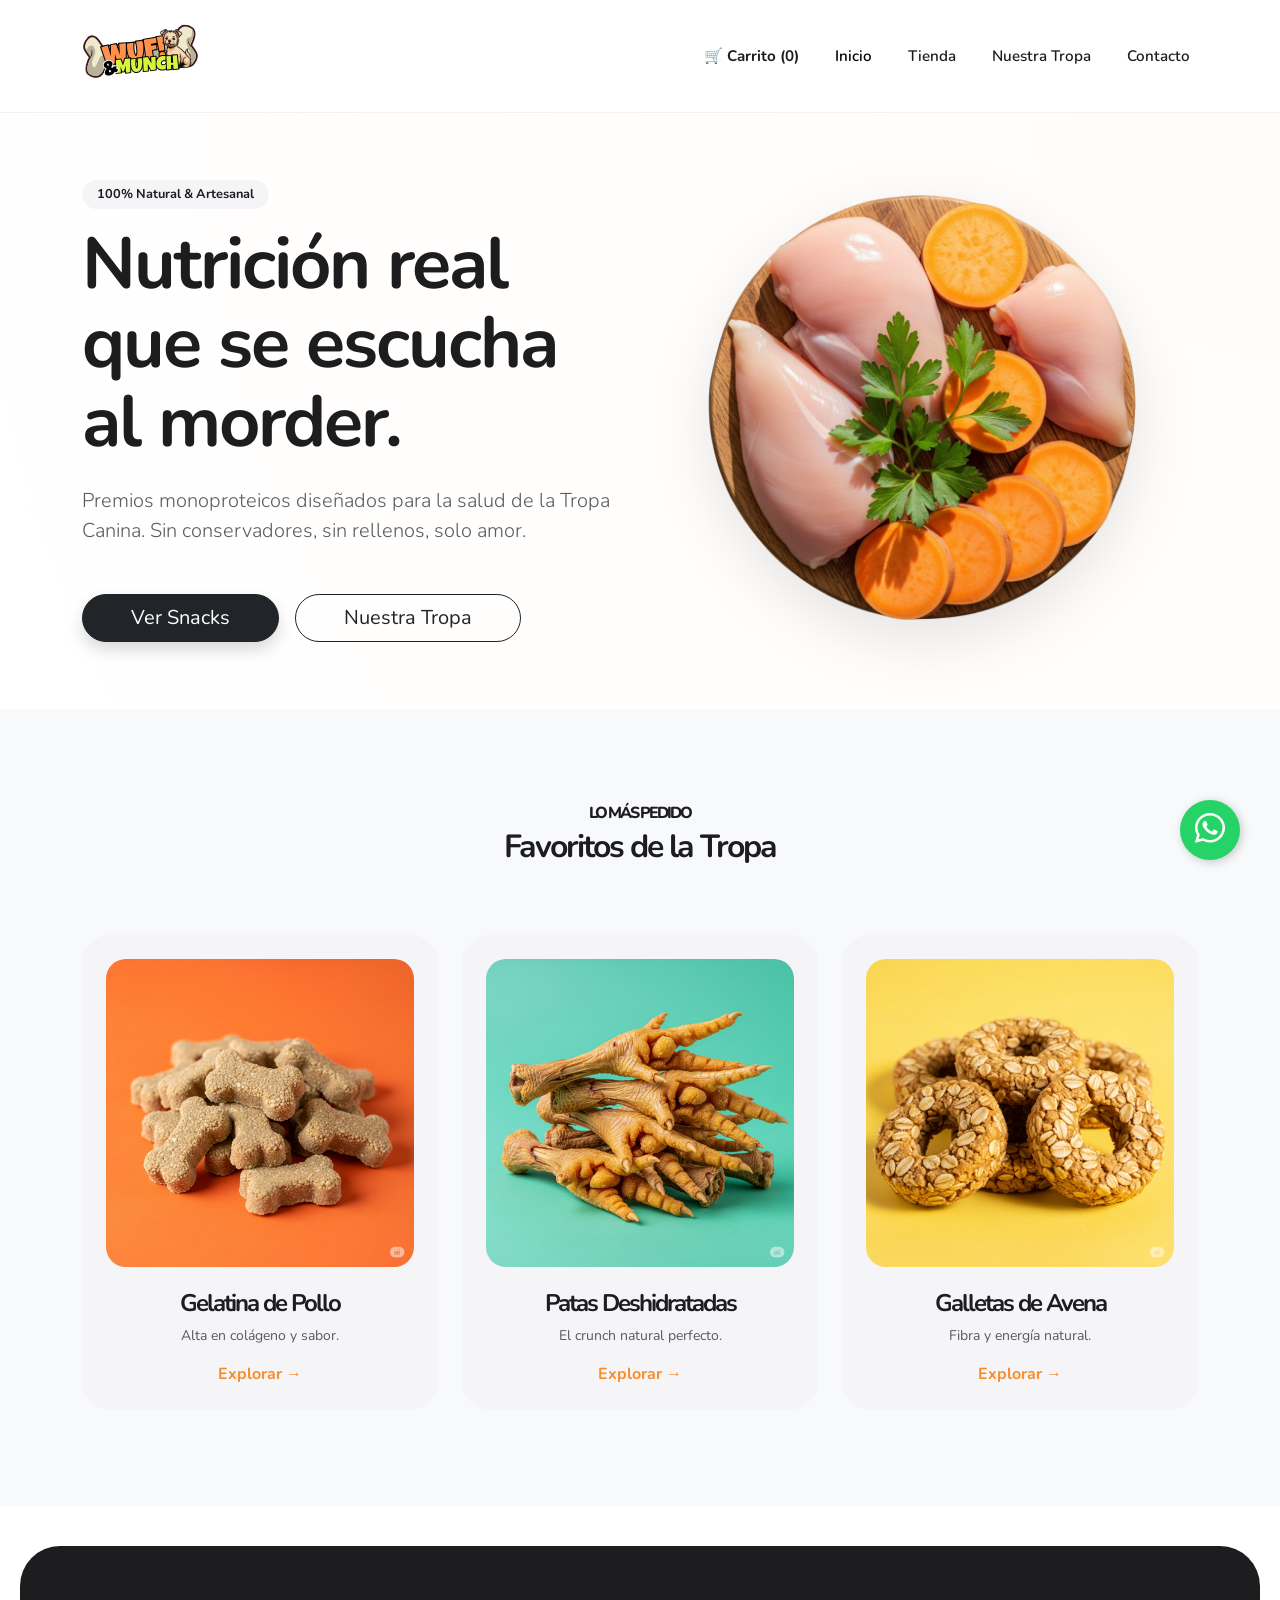
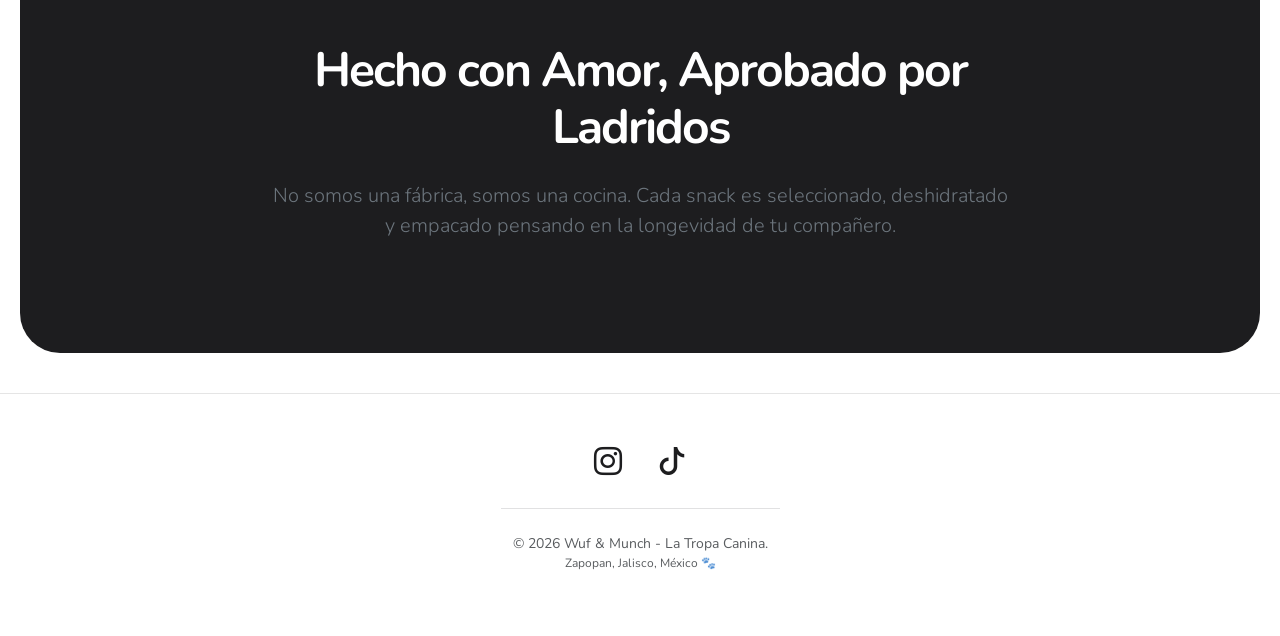
<file: index.html>
<!DOCTYPE html>
<html lang="es">
<head>
    <meta charset="UTF-8">
    <meta name="viewport" content="width=device-width, initial-scale=1.0">
    <title>Wuf & Munch - Snacks Naturales para la Tropa Canina</title>
    
    <link href="https://cdn.jsdelivr.net/npm/bootstrap@5.3.3/dist/css/bootstrap.min.css" rel="stylesheet">
    <link rel="stylesheet" href="https://cdn.jsdelivr.net/npm/bootstrap-icons@1.11.3/font/bootstrap-icons.min.css">
    <link rel="preconnect" href="https://fonts.googleapis.com">
    <link rel="preconnect" href="https://fonts.gstatic.com" crossorigin>
    <link href="https://fonts.googleapis.com/css2?family=Bangers&family=Nunito:wght@400;700&display=swap" rel="stylesheet">

    <link rel="stylesheet" href="style.css">
</head>
<body>

    <nav class="navbar navbar-expand-lg">
        <div class="container">
            <a class="navbar-brand" href="#">
                <img src="img/logo 3.svg" alt="Wuf & Munch Logo" style="height:  70px;">
            </a>
            <button class="navbar-toggler" type="button" data-bs-toggle="collapse" data-bs-target="#navbarNav" aria-controls="navbarNav" aria-expanded="false" aria-label="Toggle navigation">
                <span class="navbar-toggler-icon"></span>
            </button>
            <div class="collapse navbar-collapse" id="navbarNav">
                <ul class="navbar-nav ms-auto">
                    <li class="nav-item"><a class="nav-link fw-bold" href="tienda.html#checkout-section" id="cart-button">🛒 <span id="cart-text">Carrito</span> (<span id="cart-count">0</span>)</a></li>                                   
                    <li class="nav-item"><a class="nav-link active" href="index.html">Inicio</a></li>
                    <li class="nav-item"><a class="nav-link" href="tienda.html">Tienda</a></li>
                    <li class="nav-item"><a class="nav-link" href="nosotros.html">Nuestra Tropa</a></li>
                    <li class="nav-item"><a class="nav-link" href="contacto.html">Contacto</a></li>
                </ul>
            </div>
        </div>
    </nav>

    <main>
        <section class="hero-section d-flex align-items-center py-5">
            <div class="container"> 
                <div class="row align-items-center">
                    <div class="col-md-6 text-center text-md-start mb-5 mb-md-0">
                        <span class="badge-premium mb-3 d-inline-block" style="background: var(--clr-gris-suave); padding: 5px 15px; border-radius: 20px; font-size: 0.8rem; font-weight: 700;">100% Natural & Artesanal</span>
                        <h1 class="display-3 fw-bold mb-4">Nutrición real que se escucha al morder.</h1>
                        <p class="lead mb-5 text-muted">Premios monoproteicos diseñados para la salud de la Tropa Canina. Sin conservadores, sin rellenos, solo amor.</p>
                        <div class="d-flex gap-3 justify-content-center justify-content-md-start">
                            <a href="tienda.html" class="btn btn-dark btn-lg px-5 rounded-pill shadow">Ver Snacks</a>
                            <a href="nosotros.html" class="btn btn-outline-dark btn-lg px-5 rounded-pill">Nuestra Tropa</a>
                        </div>
                    </div>
                    
                    <div class="col-md-6 hero-image-container text-center">
                        <img src="img/HeroSnack.png" alt="Snack Premium" class="img-fluid floating-img" style="max-height: 500px;">
                    </div>
                </div>
            </div>
        </section>

        <section id="productos-destacados" class="py-5 bg-light">
            <div class="container py-5">
                <h6 class="text-center text-uppercase ls-2 mb-2 color-accent">Lo más pedido</h6>
                <h2 class="text-center mb-5 fw-bold">Favoritos de la Tropa</h2>
                
                <div class="row g-4 mt-2">
                    <div class="col-md-4">
                        <div class="product-card text-center p-4">
                            <div class="img-wrapper mb-4">
                                <img src="img/GelatinaPollo.png" class="img-fluid" alt="Gelatina de Pollo">
                            </div>
                            <h4 class="fw-bold">Gelatina de Pollo</h4>
                            <p class="text-muted small">Alta en colágeno y sabor.</p>
                            <a href="tienda.html" class="btn-link text-decoration-none fw-bold" style="color: var(--clr-naranja-wm);">Explorar →</a>
                        </div>
                    </div>
                    <div class="col-md-4">
                        <div class="product-card text-center p-4">
                            <div class="img-wrapper mb-4">
                                <img src="img/PatasPollo.png" class="img-fluid" alt="Patas Deshidratadas">
                            </div>
                            <h4 class="fw-bold">Patas Deshidratadas</h4>
                            <p class="text-muted small">El crunch natural perfecto.</p>
                            <a href="tienda.html" class="btn-link text-decoration-none fw-bold" style="color: var(--clr-naranja-wm);">Explorar →</a>
                        </div>
                    </div>
                    <div class="col-md-4">
                        <div class="product-card text-center p-4">
                            <div class="img-wrapper mb-4">
                                <img src="img/galletasAvena.png" class="img-fluid" alt="Galletas de Avena">
                            </div>
                            <h4 class="fw-bold">Galletas de Avena</h4>
                            <p class="text-muted small">Fibra y energía natural.</p>
                            <a href="tienda.html" class="btn-link text-decoration-none fw-bold" style="color: var(--clr-naranja-wm);">Explorar →</a>
                        </div>
                    </div>
                </div>
            </div>
        </section>

        <section id="filosofia" class="py-5">
            <div class="container py-5 text-center">
                <div class="row justify-content-center">
                    <div class="col-lg-8">
                        <h2 class="display-5 fw-bold mb-4">Hecho con Amor, Aprobado por Ladridos</h2>
                        <p class="lead text-secondary">No somos una fábrica, somos una cocina. Cada snack es seleccionado, deshidratado y empacado pensando en la longevidad de tu compañero.</p>
                    </div>
                </div>
            </div>
        </section>
    </main>
    
    <footer class="py-5 text-center">
        <div class="container">
            <div class="mb-4">
                <a href="https://www.instagram.com/tu_usuario" target="_blank" class="text-dark mx-3 fs-3 transition-icon">
                    <i class="bi bi-instagram"></i>
                </a>
                <a href="https://www.tiktok.com/@tu_usuario" target="_blank" class="text-dark mx-3 fs-3 transition-icon">
                    <i class="bi bi-tiktok"></i>
                </a>
            </div>
            
            <hr class="w-25 mx-auto mb-4 opacity-10">
            
            <p class="text-muted small mb-0">
                &copy; <span id="currentYear"></span> Wuf & Munch - La Tropa Canina.
            </p>
            <p class="text-muted x-small">Zapopan, Jalisco, México 🐾</p>
        </div>
    </footer>
    
    <script src="https://cdn.jsdelivr.net/npm/bootstrap@5.3.3/dist/js/bootstrap.bundle.min.js"></script>
    <script src="script.js"></script>

    <a href="https://wa.me/523325131513?text=¡Hola!%20Tengo%20una%20duda%20sobre%20los%20snacks%20de%20Wuf%20%26%20Munch%20🐾" 
        class="whatsapp-float" 
        target="_blank">
        <i class="bi bi-whatsapp"></i>
    </a>

</body>
</html>
</file>
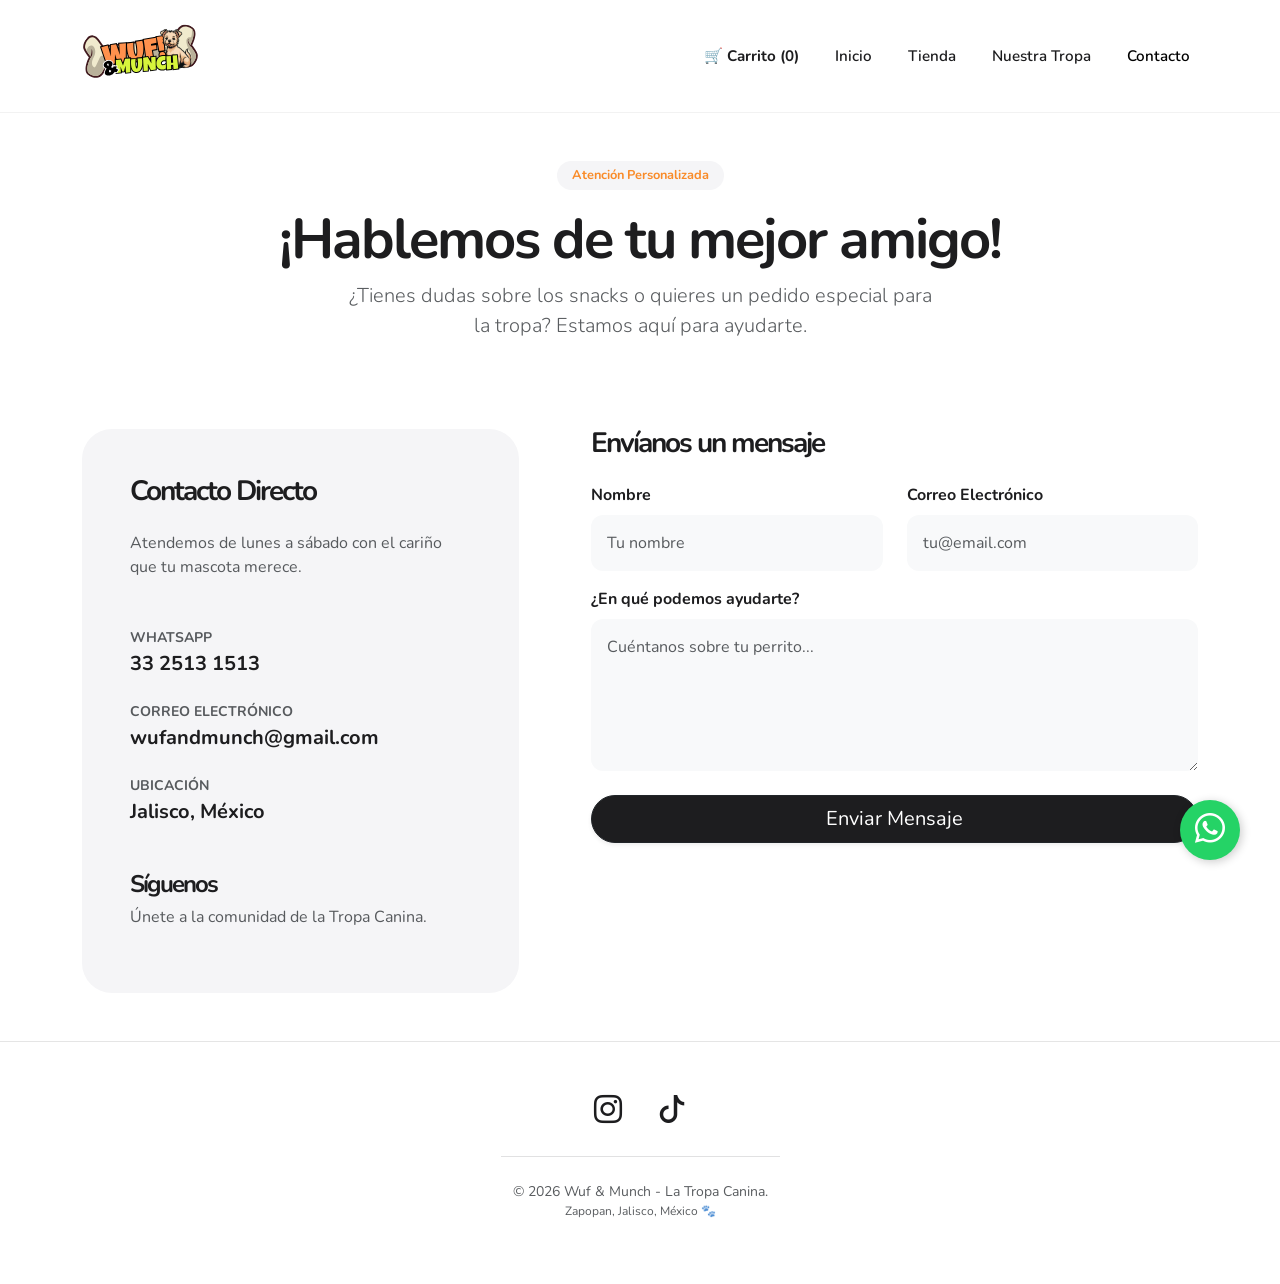
<file: contacto.html>
<!DOCTYPE html>
<html lang="es">
<head>
    <meta charset="UTF-8">
    <meta name="viewport" content="width=device-width, initial-scale=1.0">
    <title>Contacto - Wuf & Munch</title>
    <link href="https://cdn.jsdelivr.net/npm/bootstrap@5.3.3/dist/css/bootstrap.min.css" rel="stylesheet">
    <link href="https://fonts.googleapis.com/css2?family=Bangers&family=Nunito:wght@400;700&display=swap" rel="stylesheet">
    <link rel="stylesheet" href="style.css">
    <link rel="stylesheet" href="https://cdn.jsdelivr.net/npm/bootstrap-icons@1.11.3/font/bootstrap-icons.min.css">
</head>
<body>

    <nav class="navbar navbar-expand-lg">
        <div class="container">
            <a class="navbar-brand" href="index.html">
                <img src="img/logo 3.svg" alt="Wuf & Munch Logo" style="height: 70px;">
            </a>
            <button class="navbar-toggler" type="button" data-bs-toggle="collapse" data-bs-target="#navbarNav" aria-controls="navbarNav" aria-expanded="false" aria-label="Toggle navigation">
                <span class="navbar-toggler-icon"></span>
            </button>
            <div class="collapse navbar-collapse" id="navbarNav">
                <ul class="navbar-nav ms-auto">
                    <li class="nav-item"><a class="nav-link fw-bold" href="tienda.html#checkout-section" id="cart-button">🛒 <span id="cart-text">Carrito</span> (<span id="cart-count">0</span>)</a></li>
                    <li class="nav-item"><a class="nav-link" href="index.html">Inicio</a></li>
                    <li class="nav-item"><a class="nav-link" href="tienda.html">Tienda</a></li>
                    <li class="nav-item"><a class="nav-link" href="nosotros.html">Nuestra Tropa</a></li>
                    <li class="nav-item"><a class="nav-link active" href="contacto.html">Contacto</a></li>
                </ul>
            </div>
        </div>
    </nav>

    <main class="py-5">
        <div class="container">
            <div class="text-center mb-5 pb-4">
                <span class="badge-premium mb-3 d-inline-block" style="background: var(--clr-gris-suave); padding: 5px 15px; border-radius: 20px; font-size: 0.8rem; font-weight: 700; color: var(--clr-naranja-wm);">Atención Personalizada</span>
                <h1 class="display-4 fw-bold">¡Hablemos de tu mejor amigo!</h1>
                <p class="lead text-muted mx-auto" style="max-width: 600px;">¿Tienes dudas sobre los snacks o quieres un pedido especial para la tropa? Estamos aquí para ayudarte.</p>
            </div>

            <div class="row g-5">
                <div class="col-lg-5">
                    <div class="p-4 p-md-5 h-100" style="background: var(--clr-gris-suave); border-radius: 30px;">
                        <h3 class="fw-bold mb-4">Contacto Directo</h3>
                        <p class="text-muted mb-5">Atendemos de lunes a sábado con el cariño que tu mascota merece.</p>
                        
                        <div class="contact-info-item mb-4">
                            <p class="mb-1 text-uppercase small fw-bold text-muted">WhatsApp</p>
                            <a href="https://wa.me/523325131513" target="_blank" class="h5 fw-bold text-decoration-none" style="color: var(--clr-negro-apple);">
                                33 2513 1513
                            </a>
                        </div>
                        
                        <div class="contact-info-item mb-4">
                            <p class="mb-1 text-uppercase small fw-bold text-muted">Correo Electrónico</p>
                            <a href="mailto:wufandmunch@gmail.com" class="h5 fw-bold text-decoration-none" style="color: var(--clr-negro-apple);">
                                wufandmunch@gmail.com
                            </a>
                        </div>

                        <div class="contact-info-item">
                            <p class="mb-1 text-uppercase small fw-bold text-muted">Ubicación</p>
                            <p class="h5 fw-bold">Jalisco, México</p>
                        </div>

                        <h4 class="mt-5 fw-bold">Síguenos</h4>
                        <p class="text-muted">Únete a la comunidad de la Tropa Canina.</p>
                    </div>
                </div>

                <div class="col-lg-7">
                    <div class="ps-lg-4">
                        <h3 class="fw-bold mb-4">Envíanos un mensaje</h3>
                        <form id="contact-form" action="https://formspree.io/f/mwpbwakv" method="POST">
                            <div class="row">
                                <div class="col-md-6 mb-3">
                                    <label for="name" class="form-label fw-bold">Nombre</label>
                                    <input type="text" class="form-control border-0 bg-light p-3" id="name" name="name" placeholder="Tu nombre" required style="border-radius: 12px;">
                                </div>
                                <div class="col-md-6 mb-3">
                                    <label for="email" class="form-label fw-bold">Correo Electrónico</label>
                                    <input type="email" class="form-control border-0 bg-light p-3" id="email" name="email" placeholder="tu@email.com" required style="border-radius: 12px;">
                                </div>
                            </div>
                            <div class="mb-4">
                                <label for="message" class="form-label fw-bold">¿En qué podemos ayudarte?</label>
                                <textarea class="form-control border-0 bg-light p-3" id="message" name="message" rows="5" placeholder="Cuéntanos sobre tu perrito..." required style="border-radius: 12px;"></textarea>
                            </div>
                            <button type="submit" class="btn btn-dark btn-lg px-5 rounded-pill shadow-sm w-100 w-md-auto" style="background-color: var(--clr-negro-apple);">
                                Enviar Mensaje
                            </button>
                        </form>
                    </div>
                </div>
            </div>
        </div>
    </main>

    <footer class="py-5 text-center">
        <div class="container">
            <div class="mb-4">
                <a href="https://www.instagram.com/tu_usuario" target="_blank" class="text-dark mx-3 fs-3 transition-icon">
                    <i class="bi bi-instagram"></i>
                </a>
                <a href="https://www.tiktok.com/@tu_usuario" target="_blank" class="text-dark mx-3 fs-3 transition-icon">
                    <i class="bi bi-tiktok"></i>
                </a>
            </div>
            
            <hr class="w-25 mx-auto mb-4 opacity-10">
            
            <p class="text-muted small mb-0">
                &copy; <span id="currentYear"></span> Wuf & Munch - La Tropa Canina.
            </p>
            <p class="text-muted x-small">Zapopan, Jalisco, México 🐾</p>
        </div>
    </footer>

    <script src="https://cdn.jsdelivr.net/npm/bootstrap@5.3.3/dist/js/bootstrap.bundle.min.js"></script>
    <script src="script.js"></script>

    <a href="https://wa.me/523325131513?text=¡Hola!%20Tengo%20una%20duda%20sobre%20los%20snacks%20de%20Wuf%20%26%20Munch%20🐾" 
        class="whatsapp-float" 
        target="_blank">
        <i class="bi bi-whatsapp"></i>
    </a>

</body>
</html>
</file>
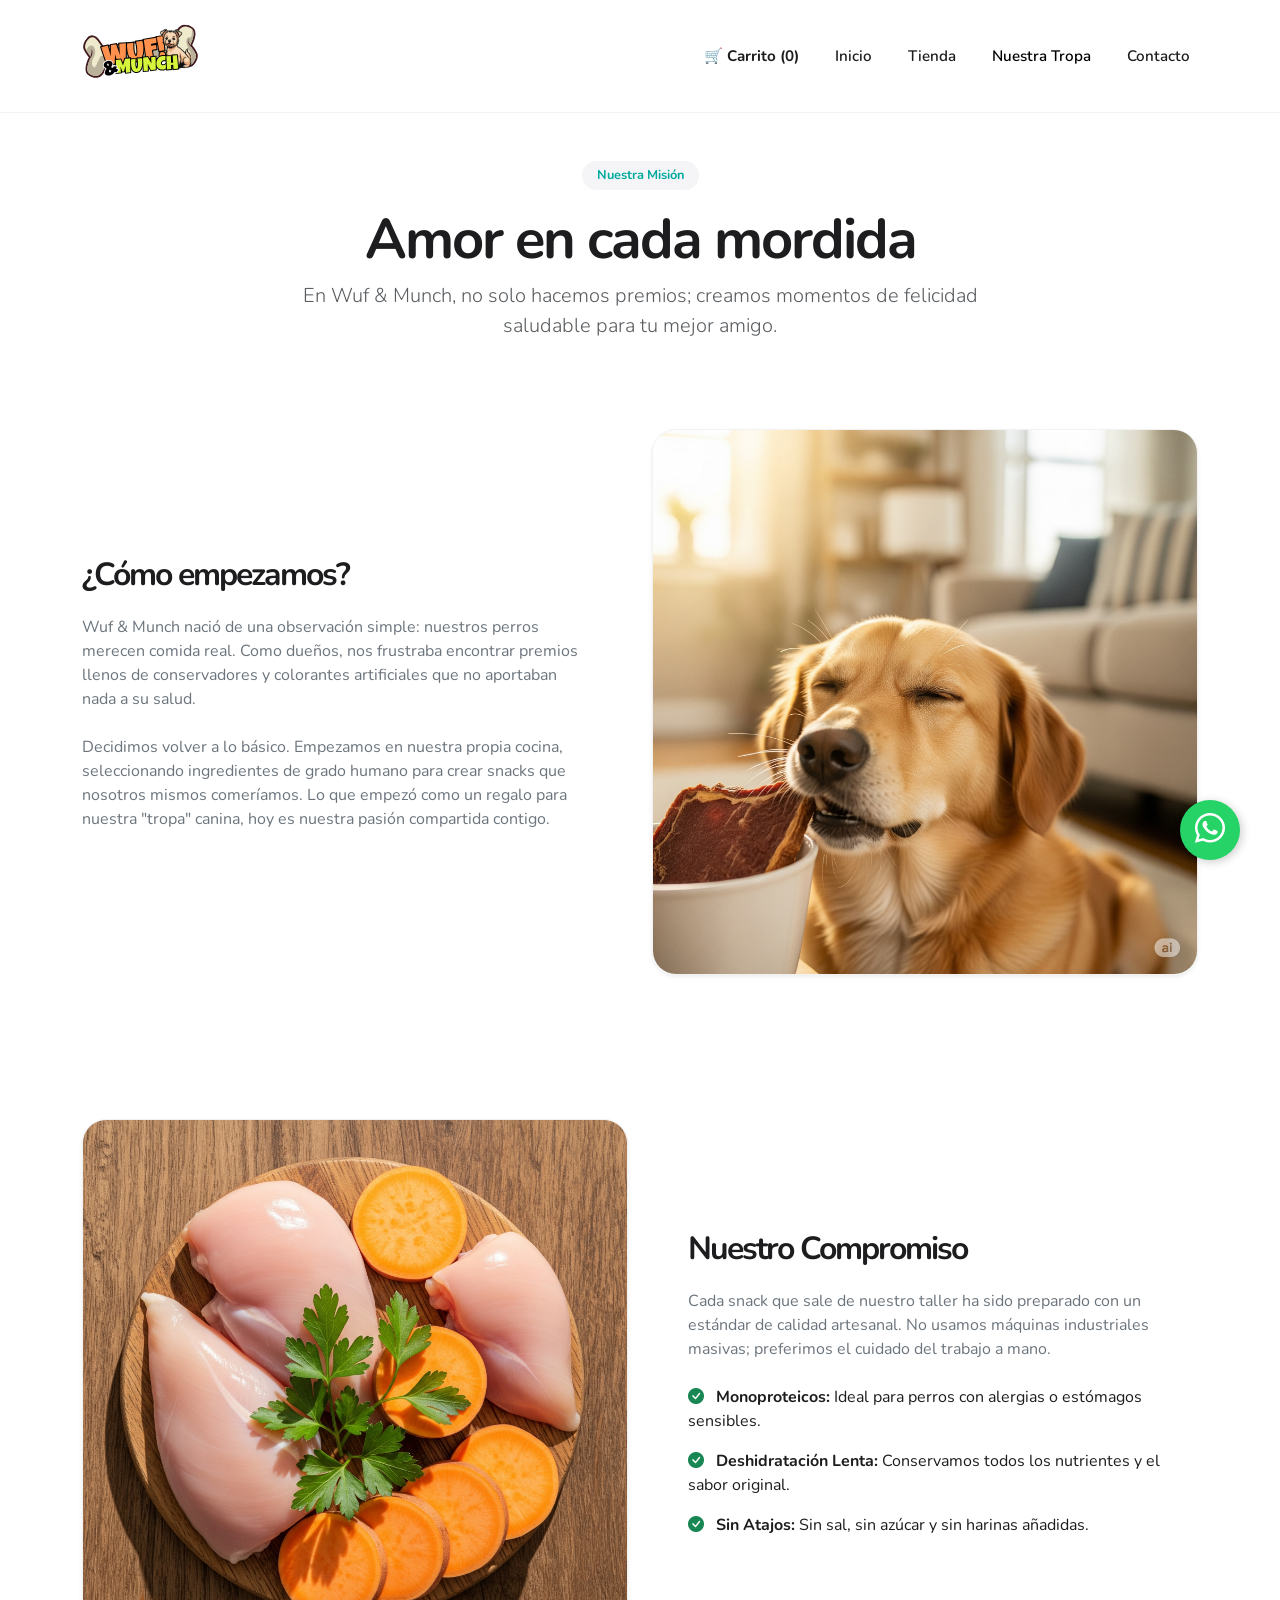
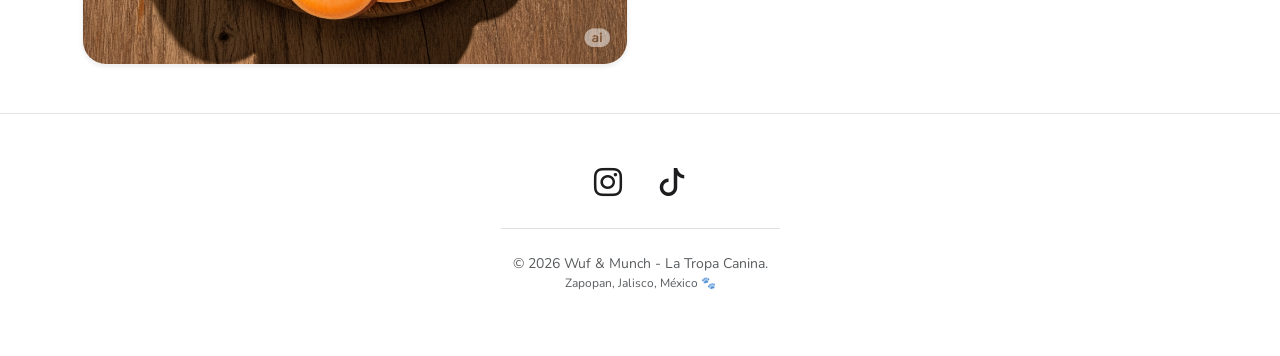
<file: nosotros.html>
<!DOCTYPE html>
<html lang="es">
<head>
    <meta charset="UTF-8">
    <meta name="viewport" content="width=device-width, initial-scale=1.0">
    <title>Nuestra Tropa - Wuf & Munch</title>
    <link href="https://cdn.jsdelivr.net/npm/bootstrap@5.3.3/dist/css/bootstrap.min.css" rel="stylesheet">
    <link href="https://fonts.googleapis.com/css2?family=Bangers&family=Nunito:wght@400;700&display=swap" rel="stylesheet">
    <link rel="stylesheet" href="style.css">
    <link rel="stylesheet" href="https://cdn.jsdelivr.net/npm/bootstrap-icons@1.11.3/font/bootstrap-icons.min.css">
</head>
<body>

    <nav class="navbar navbar-expand-lg">
        <div class="container">
            <a class="navbar-brand" href="index.html">
                <img src="img/logo 3.svg" alt="Wuf & Munch Logo" style="height: 70px;">
            </a>
            <button class="navbar-toggler" type="button" data-bs-toggle="collapse" data-bs-target="#navbarNav" aria-controls="navbarNav" aria-expanded="false" aria-label="Toggle navigation">
                <span class="navbar-toggler-icon"></span>
            </button>
            <div class="collapse navbar-collapse" id="navbarNav">
                <ul class="navbar-nav ms-auto">
                    <li class="nav-item"><a class="nav-link fw-bold" href="tienda.html#checkout-section" id="cart-button">🛒 <span id="cart-text">Carrito</span> (<span id="cart-count">0</span>)</a></li>
                    <li class="nav-item"><a class="nav-link" href="index.html">Inicio</a></li>
                    <li class="nav-item"><a class="nav-link" href="tienda.html">Tienda</a></li>
                    <li class="nav-item"><a class="nav-link active" href="nosotros.html">Nuestra Tropa</a></li>
                    <li class="nav-item"><a class="nav-link" href="contacto.html">Contacto</a></li>
                </ul>
            </div>
        </div>
    </nav>

    <main class="py-5">
        <div class="container">
            <div class="text-center mb-5 pb-4">
                <span class="badge-premium mb-3 d-inline-block" style="background: var(--clr-gris-suave); padding: 5px 15px; border-radius: 20px; font-size: 0.8rem; font-weight: 700; color: var(--clr-verde-wm);">Nuestra Misión</span>
                <h1 class="display-4 fw-bold">Amor en cada mordida</h1>
                <p class="lead text-muted mx-auto" style="max-width: 700px;">En Wuf & Munch, no solo hacemos premios; creamos momentos de felicidad saludable para tu mejor amigo.</p>
            </div>

            <div class="row align-items-center mb-5 pb-lg-5">
                <div class="col-md-6 pe-lg-5">
                    <h2 class="fw-bold mb-4">¿Cómo empezamos?</h2>
                    <p class="text-secondary mb-4">
                        Wuf & Munch nació de una observación simple: nuestros perros merecen comida real. Como dueños, nos frustraba encontrar premios llenos de conservadores y colorantes artificiales que no aportaban nada a su salud.
                    </p>
                    <p class="text-secondary">
                        Decidimos volver a lo básico. Empezamos en nuestra propia cocina, seleccionando ingredientes de grado humano para crear snacks que nosotros mismos comeríamos. Lo que empezó como un regalo para nuestra "tropa" canina, hoy es nuestra pasión compartida contigo.
                    </p>
                </div>
                <div class="col-md-6">
                    <div class="img-wrapper shadow-sm" style="border-radius: 24px; overflow: hidden; border: 1px solid rgba(0,0,0,0.05);">
                        <img src="img/historia.png" class="img-fluid" alt="Nuestra historia Wuf & Munch">
                    </div>
                </div>
            </div>

            <div class="row align-items-center pt-lg-5">
                <div class="col-md-6 order-md-2 ps-lg-5">
                    <h2 class="fw-bold mb-4">Nuestro Compromiso</h2>
                    <p class="text-secondary mb-4">
                        Cada snack que sale de nuestro taller ha sido preparado con un estándar de calidad artesanal. No usamos máquinas industriales masivas; preferimos el cuidado del trabajo a mano.
                    </p>
                    <ul class="list-unstyled">
                        <li class="mb-3">
                            <i class="bi bi-check-circle-fill text-success me-2"></i>
                            <strong>Monoproteicos:</strong> Ideal para perros con alergias o estómagos sensibles.
                        </li>
                        <li class="mb-3">
                            <i class="bi bi-check-circle-fill text-success me-2"></i>
                            <strong>Deshidratación Lenta:</strong> Conservamos todos los nutrientes y el sabor original.
                        </li>
                        <li>
                            <i class="bi bi-check-circle-fill text-success me-2"></i>
                            <strong>Sin Atajos:</strong> Sin sal, sin azúcar y sin harinas añadidas.
                        </li>
                    </ul>
                </div>
                <div class="col-md-6 order-md-1">
                    <div class="img-wrapper shadow-sm" style="border-radius: 24px; overflow: hidden; border: 1px solid rgba(0,0,0,0.05);">
                        <img src="img/filosofia.png" class="img-fluid" alt="Proceso artesanal">
                    </div>
                </div>
            </div>
        </div>
    </main>

    <footer class="py-5 text-center">
        <div class="container">
            <div class="mb-4">
                <a href="https://www.instagram.com/tu_usuario" target="_blank" class="text-dark mx-3 fs-3 transition-icon">
                    <i class="bi bi-instagram"></i>
                </a>
                <a href="https://www.tiktok.com/@tu_usuario" target="_blank" class="text-dark mx-3 fs-3 transition-icon">
                    <i class="bi bi-tiktok"></i>
                </a>
            </div>
            
            <hr class="w-25 mx-auto mb-4 opacity-10">
            
            <p class="text-muted small mb-0">
                &copy; <span id="currentYear"></span> Wuf & Munch - La Tropa Canina.
            </p>
            <p class="text-muted x-small">Zapopan, Jalisco, México 🐾</p>
        </div>
    </footer>

    <script src="https://cdn.jsdelivr.net/npm/bootstrap@5.3.3/dist/js/bootstrap.bundle.min.js"></script>
    <script src="script.js"></script>

    <a href="https://wa.me/523325131513?text=¡Hola!%20Tengo%20una%20duda%20sobre%20los%20snacks%20de%20Wuf%20%26%20Munch%20🐾" 
        class="whatsapp-float" 
        target="_blank">
        <i class="bi bi-whatsapp"></i>
    </a>
    
</body>
</html>
</file>
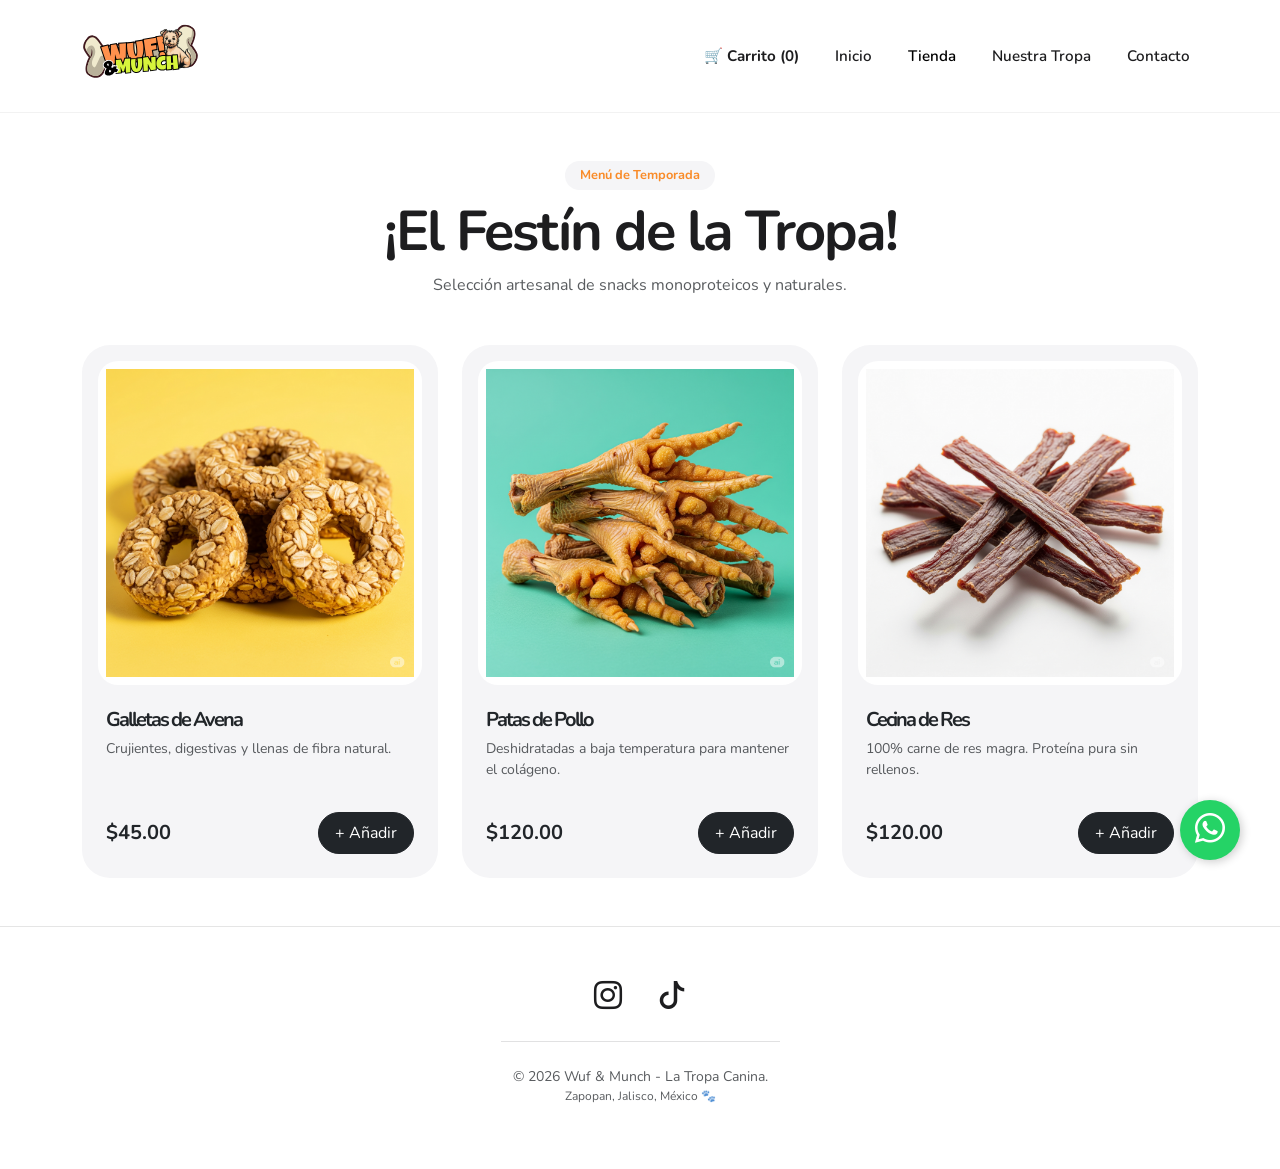
<file: tienda.html>
<!DOCTYPE html>
<html lang="es">
<head>
    <meta charset="UTF-8">
    <meta name="viewport" content="width=device-width, initial-scale=1.0">
    <title>Tienda - Wuf & Munch - Snacks Naturales para la Tropa Canina</title>
    <link href="https://cdn.jsdelivr.net/npm/bootstrap@5.3.3/dist/css/bootstrap.min.css" rel="stylesheet">
    <link rel="preconnect" href="https://fonts.googleapis.com">
    <link rel="preconnect" href="https://fonts.gstatic.com" crossorigin>
    <link href="https://fonts.googleapis.com/css2?family=Bangers&family=Nunito:wght@400;700&display=swap" rel="stylesheet">
    <link rel="stylesheet" href="style.css">
    <link rel="stylesheet" href="https://cdn.jsdelivr.net/npm/bootstrap-icons@1.11.3/font/bootstrap-icons.min.css">
</head>
<body>

    <nav class="navbar navbar-expand-lg">
        <div class="container">
            <a class="navbar-brand" href="index.html">
                <img src="img/logo 3.svg" alt="Wuf & Munch Logo" style="height: 70px;">
            </a>
            <button class="navbar-toggler" type="button" data-bs-toggle="collapse" data-bs-target="#navbarNav" aria-controls="navbarNav" aria-expanded="false" aria-label="Toggle navigation">
                <span class="navbar-toggler-icon"></span>
            </button>
            <div class="collapse navbar-collapse" id="navbarNav">
                <ul class="navbar-nav ms-auto">
                    <li class="nav-item"><a class="nav-link fw-bold" href="tienda.html#checkout-section" id="cart-button">🛒 <span id="cart-text">Carrito</span> (<span id="cart-count">0</span>)</a></li>                   
                    <li class="nav-item"><a class="nav-link" href="index.html">Inicio</a></li>
                    <li class="nav-item"><a class="nav-link active" href="tienda.html">Tienda</a></li>
                    <li class="nav-item"><a class="nav-link" href="nosotros.html">Nuestra Tropa</a></li>
                    <li class="nav-item"><a class="nav-link" href="contacto.html">Contacto</a></li>
                    
                </ul>
            </div>
        </div>
    </nav>

    <main class="py-5">
        <div class="container">
            <div class="text-center mb-5">
                <span class="badge-premium mb-2 d-inline-block" style="background: var(--clr-gris-suave); padding: 5px 15px; border-radius: 20px; font-size: 0.8rem; font-weight: 700; color: var(--clr-naranja-wm);">Menú de Temporada</span>
                <h1 class="display-4 fw-bold">¡El Festín de la Tropa!</h1>
                <p class="text-muted">Selección artesanal de snacks monoproteicos y naturales.</p>
            </div>

            <div class="row row-cols-1 row-cols-md-2 row-cols-lg-3 g-4">
                <div class="col">
                    <div class="card product-card border-0 h-100 p-3" 
                        data-product-id="1" data-product-name="Galletas de Avena" data-product-price="45.00"
                        style="background: var(--clr-gris-suave); border-radius: 28px;">
                        <div class="img-wrapper mb-3" style="border-radius: 20px; overflow: hidden; background: white;">
                            <img src="img/galletasAvena.png" class="card-img-top p-2" alt="Galletas de Avena">
                        </div>
                        <div class="card-body p-2 d-flex flex-column">
                            <h5 class="card-title fw-bold mb-2">Galletas de Avena</h5>
                            <p class="card-text text-muted small flex-grow-1">Crujientes, digestivas y llenas de fibra natural.</p>
                            <div class="d-flex justify-content-between align-items-center mt-3">
                                <span class="fw-bold h5 mb-0">$45.00</span>
                                <button class="btn btn-dark rounded-pill px-3 py-2 add-to-cart-btn">+ Añadir</button>
                            </div>
                        </div>
                    </div>
                </div>

                <div class="col">
                    <div class="card product-card border-0 h-100 p-3" 
                        data-product-id="2" data-product-name="Patas de Pollo" data-product-price="120.00"
                        style="background: var(--clr-gris-suave); border-radius: 28px;">
                        <div class="img-wrapper mb-3" style="border-radius: 20px; overflow: hidden; background: white;">
                            <img src="img/PatasPollo.png" class="card-img-top p-2" alt="Patas de Pollo">
                        </div>
                        <div class="card-body p-2 d-flex flex-column">
                            <h5 class="card-title fw-bold mb-2">Patas de Pollo</h5>
                            <p class="card-text text-muted small flex-grow-1">Deshidratadas a baja temperatura para mantener el colágeno.</p>
                            <div class="d-flex justify-content-between align-items-center mt-3">
                                <span class="fw-bold h5 mb-0">$120.00</span>
                                <button class="btn btn-dark rounded-pill px-3 py-2 add-to-cart-btn">+ Añadir</button>
                            </div>
                        </div>
                    </div>
                </div>

                <div class="col">
                    <div class="card product-card border-0 h-100 p-3" 
                        data-product-id="3" data-product-name="Cecina de Res" data-product-price="120.00"
                        style="background: var(--clr-gris-suave); border-radius: 28px;">
                        <div class="img-wrapper mb-3" style="border-radius: 20px; overflow: hidden; background: white;">
                            <img src="img/Cecina.png" class="card-img-top p-2" alt="Cecina de Res">
                        </div>
                        <div class="card-body p-2 d-flex flex-column">
                            <h5 class="card-title fw-bold mb-2">Cecina de Res</h5>
                            <p class="card-text text-muted small flex-grow-1">100% carne de res magra. Proteína pura sin rellenos.</p>
                            <div class="d-flex justify-content-between align-items-center mt-3">
                                <span class="fw-bold h5 mb-0">$120.00</span>
                                <button class="btn btn-dark rounded-pill px-3 py-2 add-to-cart-btn">+ Añadir</button>
                            </div>
                        </div>
                    </div>
                </div>
            </div>
        </div>
    </main>

    <section id="checkout-section" class="py-5 text-center d-none">
        <div class="container">
            <h2>¡Tu Pedido está Casi Listo!</h2>
            <div id="cart-summary">
                </div>
            <button id="send-whatsapp-btn" class="btn btn-success btn-lg mt-4">
                Finalizar Pedido por WhatsApp
            </button>
        </div>
    </section>

    <footer class="py-5 text-center">
        <div class="container">
            <div class="mb-4">
                <a href="https://www.instagram.com/tu_usuario" target="_blank" class="text-dark mx-3 fs-3 transition-icon">
                    <i class="bi bi-instagram"></i>
                </a>
                <a href="https://www.tiktok.com/@tu_usuario" target="_blank" class="text-dark mx-3 fs-3 transition-icon">
                    <i class="bi bi-tiktok"></i>
                </a>
            </div>
            
            <hr class="w-25 mx-auto mb-4 opacity-10">
            
            <p class="text-muted small mb-0">
                &copy; <span id="currentYear"></span> Wuf & Munch - La Tropa Canina.
            </p>
            <p class="text-muted x-small">Zapopan, Jalisco, México 🐾</p>
        </div>
    </footer>

    <script src="https://cdn.jsdelivr.net/npm/bootstrap@5.3.3/dist/js/bootstrap.bundle.min.js"></script>
    <script src="script.js"></script>

    <a href="https://wa.me/523325131513?text=¡Hola!%20Tengo%20una%20duda%20sobre%20los%20snacks%20de%20Wuf%20%26%20Munch%20🐾" 
        class="whatsapp-float" 
        target="_blank">
        <i class="bi bi-whatsapp"></i>
    </a>

</body>
</html>
</file>
<file: style.css>
/* ============================================= */
/* ========== VARIABLES Y ESTILOS GLOBALES ========= */
/* ============================================= */

:root {
    --clr-naranja-wm: #F98B28; 
    --clr-verde-wm: #00A99D;   
    --clr-azul-wm: #89D9E0;    
    --clr-negro-apple: #1D1D1F; 
    --clr-gris-suave: #F5F5F7;  
    --clr-blanco: #FFFFFF;
    --font-principal: 'Nunito', sans-serif;
}

body {
    font-family: var(--font-principal);
    background-color: var(--clr-blanco);
    color: var(--clr-negro-apple);
    -webkit-font-smoothing: antialiased;
    overflow-x: hidden; /* Evita scroll horizontal accidental */
}

h1, h2, h3, h4, h5, h6 {
    font-weight: 800;
    letter-spacing: -2px;
    line-height: 1.05;
}

/* ============================================= */
/* ============ BARRA DE NAVEGACIÓN =========== */
/* ============================================= */

.navbar {
    background-color: rgba(255, 255, 255, 0.85); 
    backdrop-filter: blur(15px); 
    border-bottom: 1px solid rgba(0,0,0,0.05);
    position: sticky;
    top: 0;
    z-index: 1000;
    padding: 1rem 0;
}

.navbar-brand img {
    transition: transform 0.3s ease;
}

.navbar .nav-link {
    font-weight: 600;
    font-size: 0.95rem;
    color: var(--clr-negro-apple);
    margin-left: 20px;
    transition: all 0.3s ease;
}

.navbar .nav-link:hover {
    color: var(--clr-naranja-wm);
    transform: translateY(-2px);
}

/* ============================================= */
/* ================= HERO SECTION ================ */
/* ============================================= */

.hero-section {
    padding: 120px 0;
    background: radial-gradient(circle at top right, #fffdfa 0%, #ffffff 100%);
}

.hero-section h1 {
    font-size: 4.5rem;
    line-height: 1.1;
    margin-bottom: 1.5rem;
}

.hero-section .lead {
    font-size: 1.25rem;
    color: #6e6e73; /* Gris estilo subtítulo Apple */
    margin-bottom: 2rem;
}

.hero-section .btn-primary {
    background-color: var(--clr-negro-apple);
    border: none;
    border-radius: 50px;
    padding: 16px 40px;
    font-weight: 600;
    transition: all 0.3s cubic-bezier(0.4, 0, 0.2, 1);
}

.hero-section .btn-primary:hover {
    background-color: var(--clr-naranja-wm);
    transform: scale(1.05) translateY(-2px);
    box-shadow: 0 15px 30px rgba(0,0,0,0.1);
}

/* ============================================= */
/* ============ PRODUCTOS DESTACADOS ============ */
/* ============================================= */

#productos-destacados {
    background-color: var(--clr-blanco);
    padding: 100px 0;
}

.product-card {
    background: var(--clr-gris-suave);
    border: none;
    border-radius: 28px;
    padding: 40px 20px;
    transition: all 0.5s cubic-bezier(0.15, 0.83, 0.66, 1);
    height: 100%;
}

.product-card:hover {
    background: #ffffff;
    transform: translateY(-15px);
    box-shadow: 0 40px 80px rgba(0,0,0,0.08);
}

.img-wrapper {
    overflow: hidden;
    border-radius: 20px;
}

.img-wrapper img {
    transition: transform 0.7s ease;
}

.product-card:hover .img-wrapper img {
    transform: scale(1.15);
}

/* ============================================= */
/* =========== FILOSOFÍA Y TESTIMONIOS ========== */
/* ============================================= */

#filosofia {
    background-color: var(--clr-negro-apple);
    color: var(--clr-blanco);
    border-radius: 40px; /* Bordes redondeados en la sección para look moderno */
    margin: 40px 20px;
    padding: 100px 0;
}

#testimonios {
    padding: 100px 0;
    background-color: var(--clr-gris-suave);
}

.testimonial-bubble {
    background-color: var(--clr-blanco);
    padding: 40px;
    border-radius: 32px;
    box-shadow: 0 20px 40px rgba(0,0,0,0.04);
    max-width: 700px;
    margin: 0 auto;
    font-size: 1.4rem;
    line-height: 1.5;
    border: none;
}

/* ============================================= */
/* =============== FOOTER ================ */
/* ============================================= */

footer {
    background-color: var(--clr-blanco);
    color: #86868b;
    border-top: 1px solid rgba(0,0,0,0.1);
    padding: 60px 0;
}

.floating-img {
    animation: float 6s ease-in-out infinite;
    filter: drop-shadow(0 20px 30px rgba(0,0,0,0.1));
}

@keyframes float {
    0% { transform: translateY(0px); }
    50% { transform: translateY(-20px); }
    100% { transform: translateY(0px); }
}

.transition-icon {
    display: inline-block;
    transition: all 0.3s ease;
    color: var(--clr-negro-apple) !important;
}

.transition-icon:hover {
    color: var(--clr-naranja-wm) !important; /* Cambia al naranja de tu marca */
    transform: translateY(-3px);
}

.x-small {
    font-size: 0.75rem;
}

.whatsapp-float {
    position: fixed;
    width: 60px;
    height: 60px;
    bottom: 40px;
    right: 40px;
    background-color: #25d366; /* Verde oficial de WhatsApp */
    color: #FFF;
    border-radius: 50px;
    text-align: center;
    font-size: 30px;
    box-shadow: 2px 2px 10px rgba(0,0,0,0.2);
    z-index: 1000;
    display: flex;
    align-items: center;
    justify-content: center;
    text-decoration: none;
    transition: all 0.3s ease;
}

.whatsapp-float:hover {
    transform: scale(1.1);
    color: #FFF;
    background-color: #128c7e;
}

/* Ajuste para móviles */
@media screen and (max-width: 767px) {
    .whatsapp-float {
        width: 50px;
        height: 50px;
        bottom: 20px;
        right: 20px;
        font-size: 25px;
    }
}
</file>
